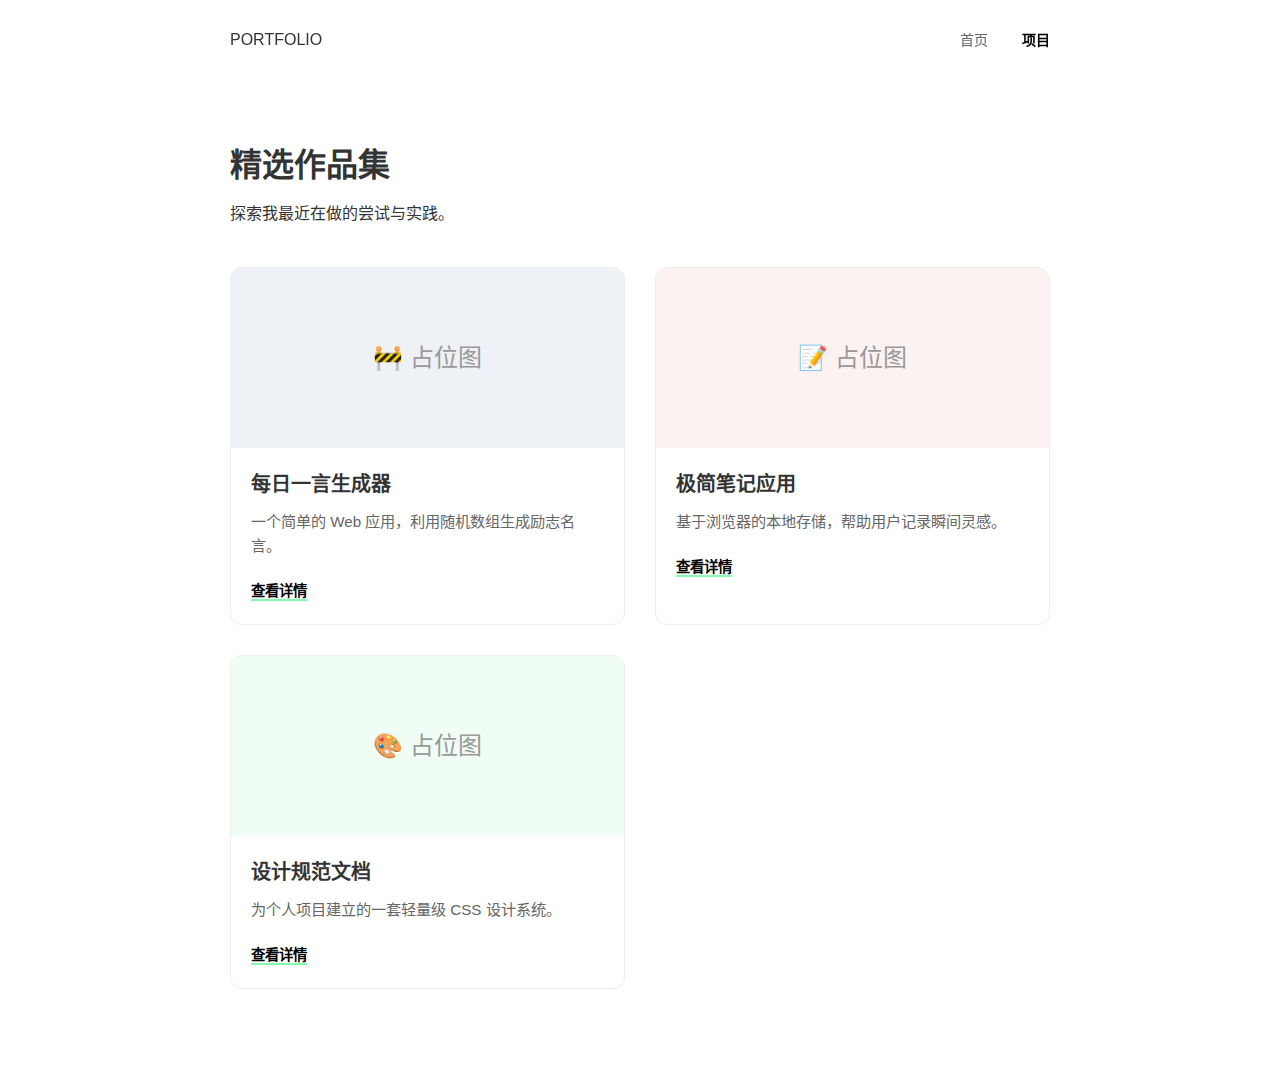
<file: pages/project.html>
<!DOCTYPE html>
<html lang="zh-CN">
<head>
    <meta charset="UTF-8">
    <meta name="viewport" content="width=device-width, initial-scale=1.0">
    <title>我的作品 | My Projects</title>
    <link rel="stylesheet" href="../css/layout.css">
    <link rel="stylesheet" href="../css/theme.css">
</head>
<body>
    <nav>
        <div class="nav-content">
            <span class="logo">PORTFOLIO</span>
            <div class="links">
                <a href="../index.html">首页</a>
                <a href="project.html" class="active">项目</a>
            </div>
        </div>
    </nav>

    <main class="container">
        <header class="page-header">
            <h2>精选作品集</h2>
            <p>探索我最近在做的尝试与实践。</p>
        </header>

        <section class="project-grid">
            <div class="project-card">
                <div class="card-image" style="background: #eef1f5;">🚧 占位图</div>
                <div class="card-content">
                    <h3>每日一言生成器</h3>
                    <p>一个简单的 Web 应用，利用随机数组生成励志名言。</p>
                    <a href="#" class="view-link">查看详情</a>
                </div>
            </div>

            <div class="project-card">
                <div class="card-image" style="background: #fdf2f2;">📝 占位图</div>
                <div class="card-content">
                    <h3>极简笔记应用</h3>
                    <p>基于浏览器的本地存储，帮助用户记录瞬间灵感。</p>
                    <a href="#" class="view-link">查看详情</a>
                </div>
            </div>

            <div class="project-card">
                <div class="card-image" style="background: #f0fdf4;">🎨 占位图</div>
                <div class="card-content">
                    <h3>设计规范文档</h3>
                    <p>为个人项目建立的一套轻量级 CSS 设计系统。</p>
                    <a href="#" class="view-link">查看详情</a>
                </div>
            </div>
        </section>
    </main>
</body>
</html>
</file>
<file: css/layout.css>
/* 基础重置 */
* { margin: 0; padding: 0; box-sizing: border-box; }
body { font-family: 'Inter', -apple-system, sans-serif; line-height: 1.6; color: #333; }

.container {
    max-width: 900px;
    margin: 0 auto;
    padding: 0 40px;
}

nav {
    height: 80px;
    display: flex;
    align-items: center;
    position: sticky;
    top: 0;
    background: rgba(255, 255, 255, 0.8);
    backdrop-filter: blur(10px);
    z-index: 100;
}

.nav-content {
    width: 100%;
    max-width: 900px;
    margin: 0 auto;
    padding: 0 40px;
    display: flex;
    justify-content: space-between;
    align-items: center;
}

.links a {
    text-decoration: none;
    color: #666;
    margin-left: 30px;
    font-size: 14px;
    transition: color 0.3s;
}

.links a.active { color: #000; font-weight: 600; }
</file>
<file: css/theme.css>
.hero {
    margin-top: 15vh;
}

h1 {
    font-size: 3rem;
    letter-spacing: -1px;
    margin-bottom: 20px;
}

.highlight {
    background: linear-gradient(120deg, #84fab0 0%, #8fd3f4 100%);
    background-repeat: no-repeat;
    background-size: 100% 0.2em;
    background-position: 0 80%;
}

.subtitle {
    font-size: 1.5rem;
    color: #888;
    margin-bottom: 30px;
}

.description {
    max-width: 600px;
    font-size: 1.1rem;
    color: #555;
    margin-bottom: 40px;
}

button {
    background: #000;
    color: #fff;
    border: none;
    padding: 12px 30px;
    border-radius: 5px;
    font-size: 1rem;
    cursor: pointer;
    transition: 0.3s;
}

button:hover {
    background: #333;
    transform: translateY(-2px);
}

.secondary-link {
    margin-left: 20px;
    color: #000;
    text-decoration: none;
    font-weight: 500;
}
/* 页面标题部分 */
.page-header {
    margin: 60px 0 40px 0;
}

.page-header h2 {
    font-size: 2rem;
    margin-bottom: 10px;
}

/* 网格布局 */
.project-grid {
    display: grid;
    /* 核心逻辑：自动填充，最小宽度280px，最大1份 */
    grid-template-columns: repeat(auto-fill, minmax(280px, 1fr));
    gap: 30px;
    margin-bottom: 80px;
}

/* 卡片样式 */
.project-card {
    background: #fff;
    border: 1px solid #eee;
    border-radius: 12px;
    overflow: hidden;
    transition: all 0.3s ease;
}

.project-card:hover {
    transform: translateY(-8px);
    box-shadow: 0 20px 40px rgba(0,0,0,0.05);
    border-color: #ddd;
}

.card-image {
    height: 180px;
    display: flex;
    align-items: center;
    justify-content: center;
    font-size: 1.5rem;
    color: #999;
}

.card-content {
    padding: 20px;
}

.card-content h3 {
    margin-bottom: 10px;
    font-size: 1.25rem;
}

.card-content p {
    color: #666;
    font-size: 0.95rem;
    margin-bottom: 20px;
}

.view-link {
    text-decoration: none;
    color: #000;
    font-weight: 600;
    font-size: 0.9rem;
    border-bottom: 2px solid #84fab0;
    transition: background 0.2s;
}

.view-link:hover {
    background: #84fab0;
}
</file>
